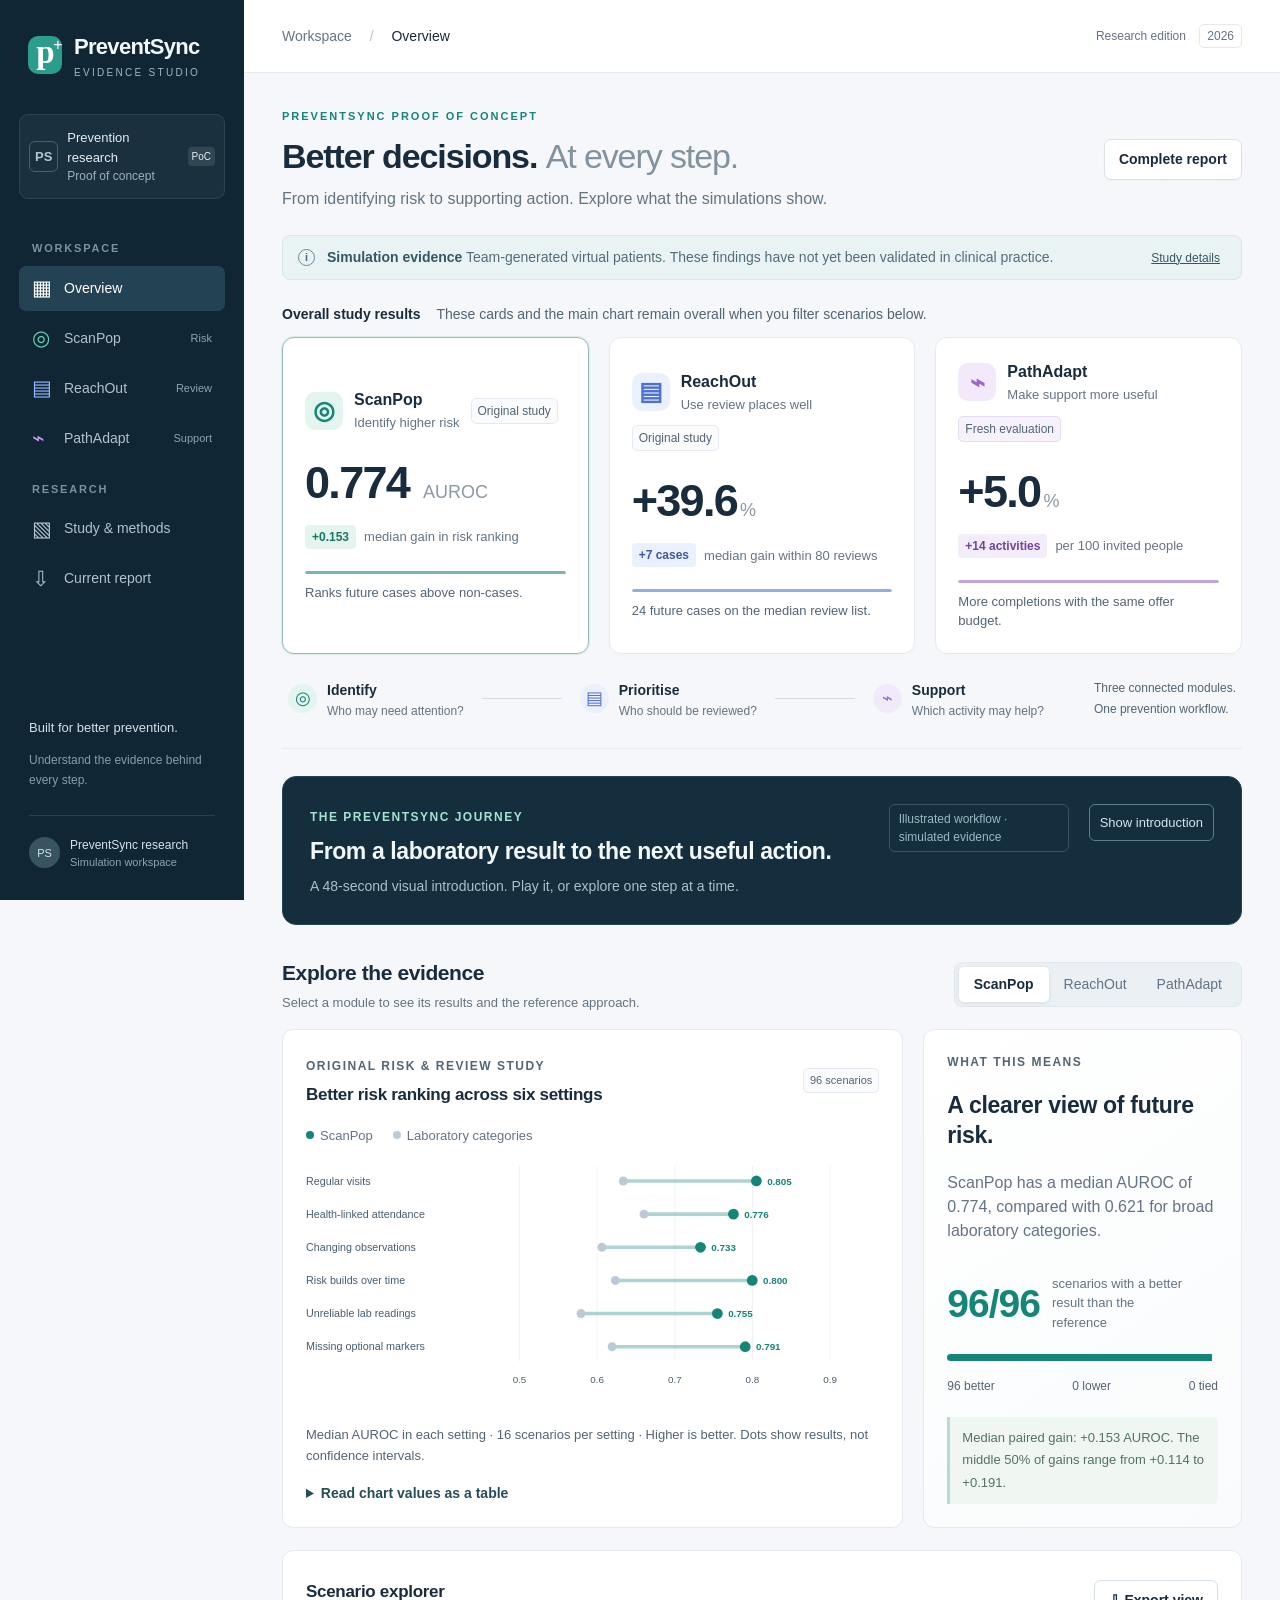
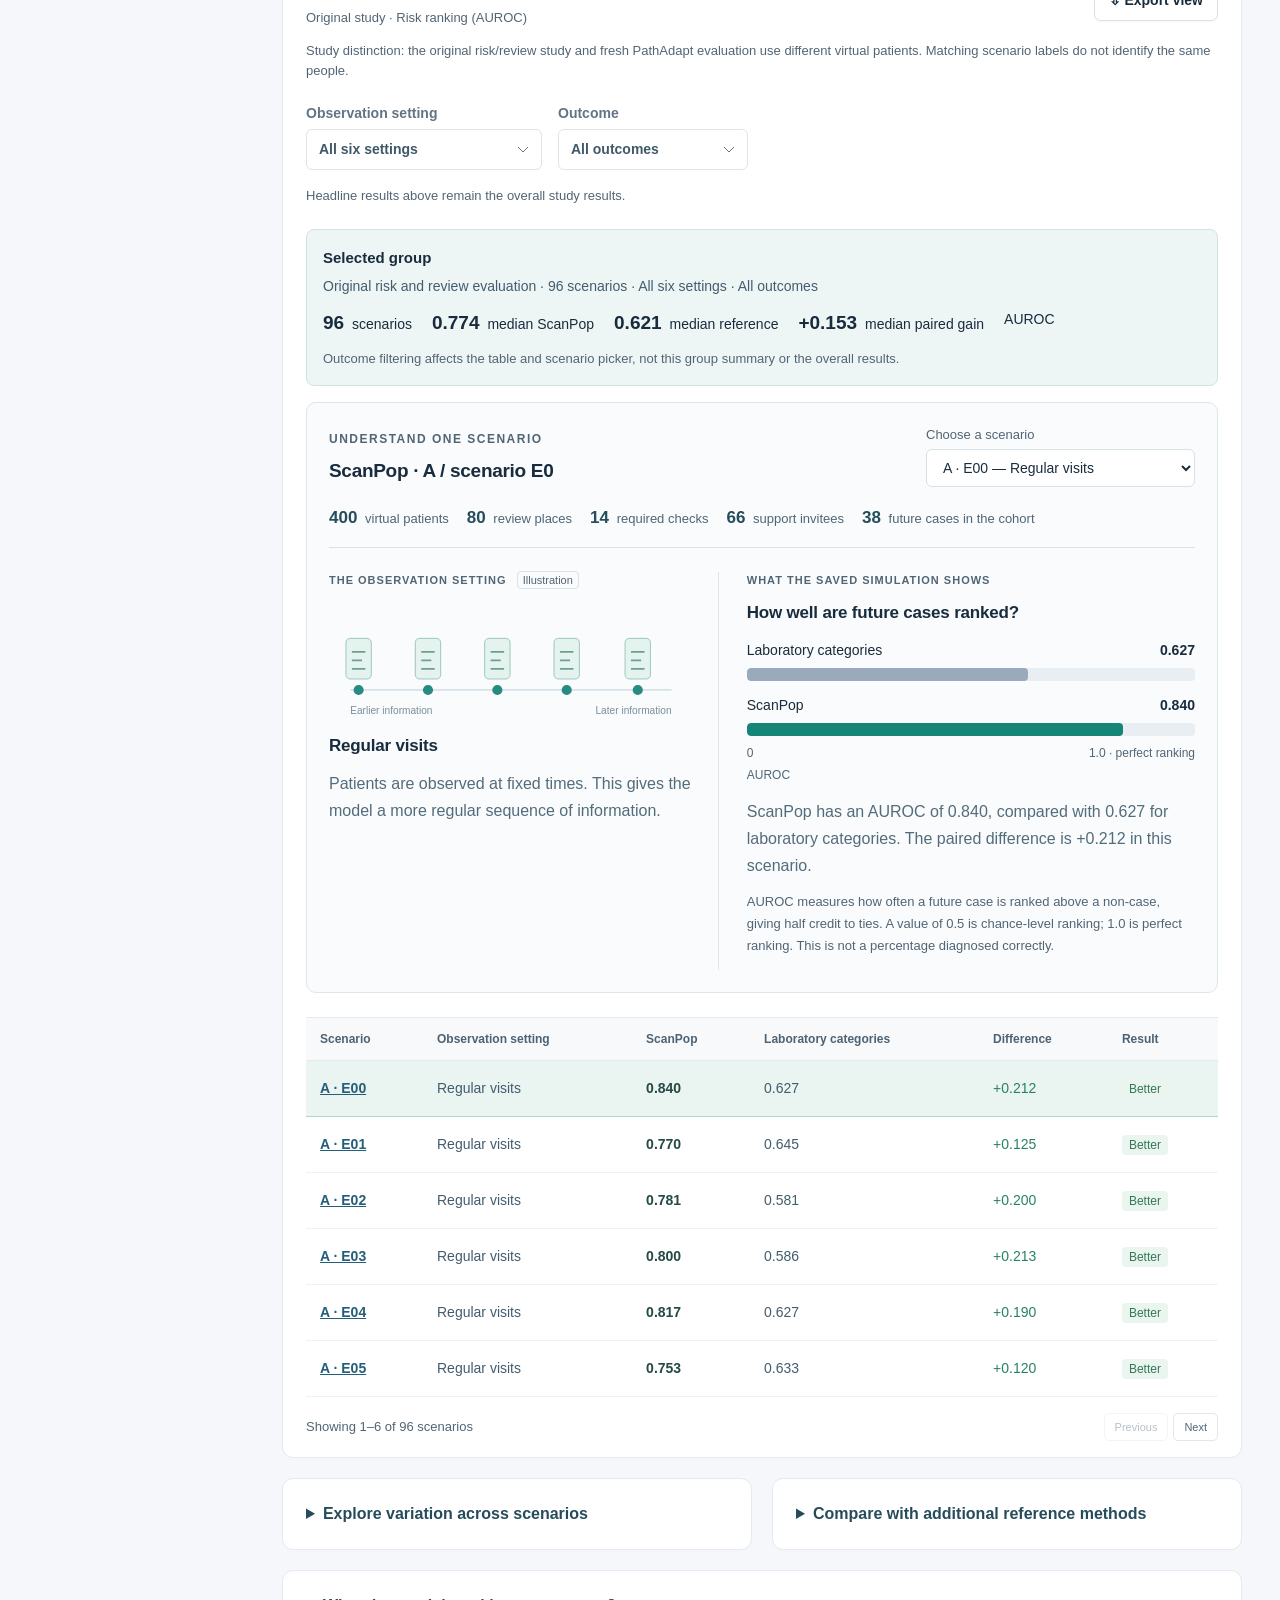
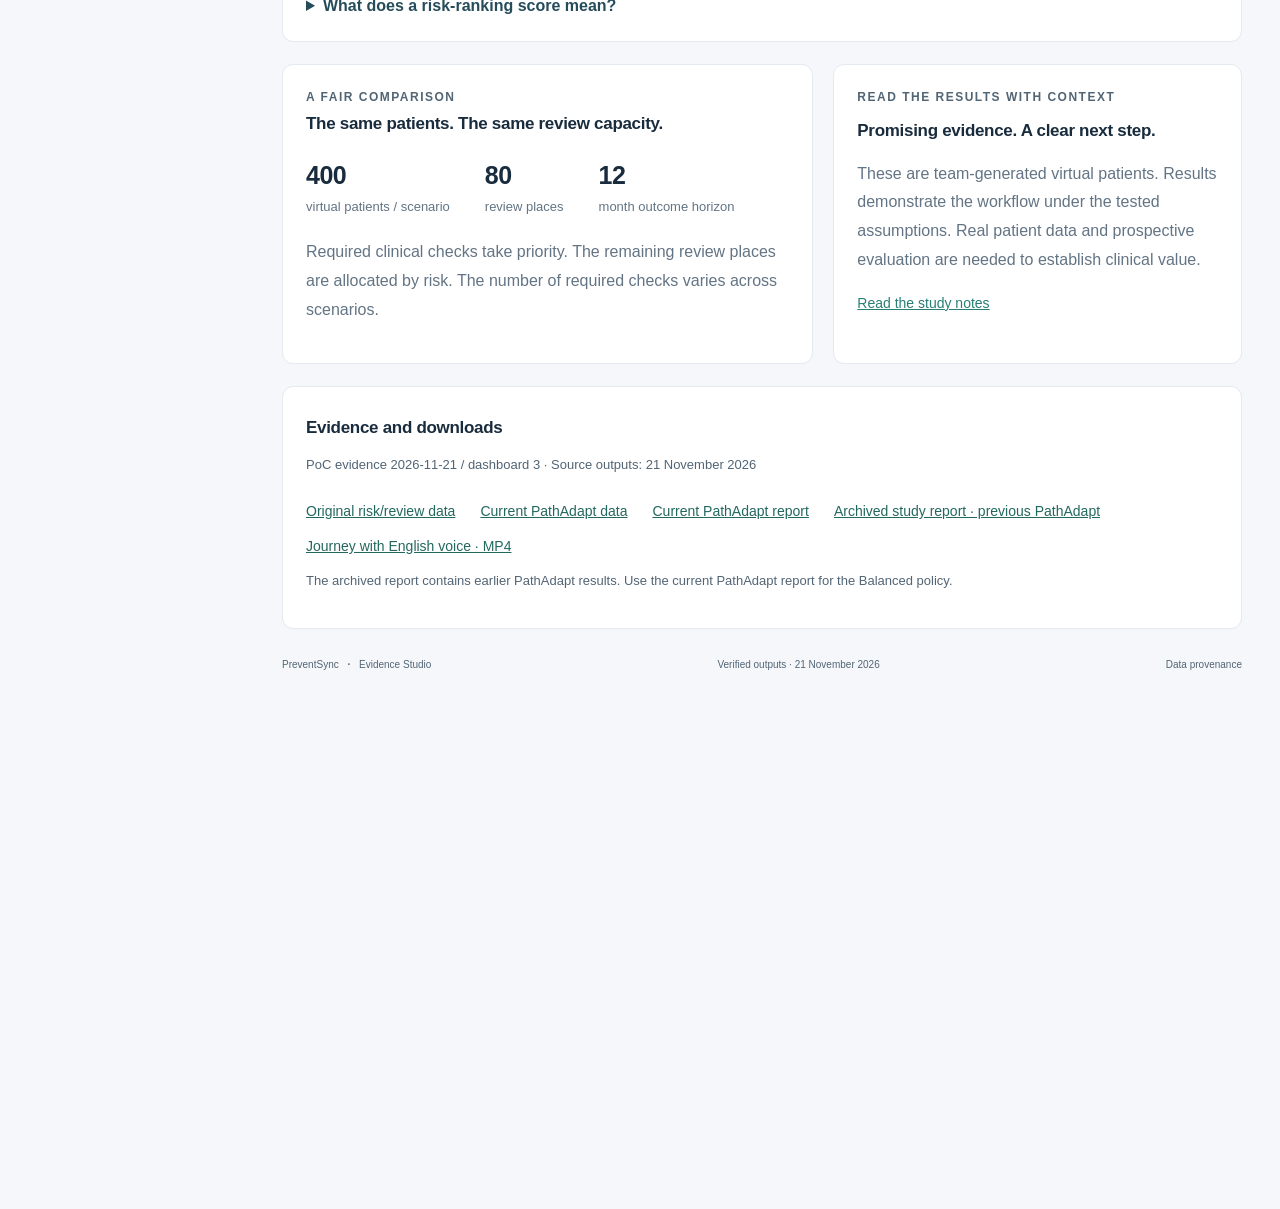
<file: index.html>
<!doctype html>
<html lang="en"><head><meta charset="utf-8"><meta name="viewport" content="width=device-width,initial-scale=1"><meta name="description" content="Explore the PreventSync proof of concept: risk ranking, review planning and personalised prevention support."><title>PreventSync · Evidence Studio</title><link rel="stylesheet" href="style.css"><link rel="stylesheet" href="visuals.css"><link rel="stylesheet" href="review.css"><script defer src="data.js"></script><script defer src="shared.js"></script><script defer src="app.js"></script><script defer src="visuals.js"></script><script defer src="evidence.js"></script></head>
<body><a class="skip" href="#main">Skip to results</a>
<aside class="sidebar"><a class="brand" href="#overview"><span class="brand-icon">p<span>+</span></span><span>PreventSync<small>EVIDENCE STUDIO</small></span></a>
<div class="workspace"><span class="workspace-icon">PS</span><div>Prevention research<small>Proof of concept</small></div><span class="tag-mini">PoC</span></div>
<p class="nav-label">WORKSPACE</p><nav aria-label="Main navigation"><button class="nav-item active" data-view="overview"><span class="nav-icon">▦</span> Overview</button><button class="nav-item" data-view="scan"><span class="nav-icon scan-text">◎</span> ScanPop <small>Risk</small></button><button class="nav-item" data-view="reach"><span class="nav-icon reach-text">▤</span> ReachOut <small>Review</small></button><button class="nav-item" data-view="path"><span class="nav-icon path-text">⌁</span> PathAdapt <small>Support</small></button></nav>
<p class="nav-label">RESEARCH</p><button class="nav-item" id="method-open"><span class="nav-icon">▧</span> Study & methods</button><a class="nav-item" href="downloads/pathadapt-comparisons.csv" download><span class="nav-icon">⇩</span> Download evidence</a>
<div class="sidebar-bottom"><div class="research-mark">Built for better prevention.</div><p>Understand the evidence behind every step.</p><div class="profile"><span>PS</span><div>PreventSync research<small>Simulation workspace</small></div></div></div></aside>
<div class="shell"><header class="topbar"><div class="breadcrumb">Workspace <span>/</span> <strong id="crumb">Overview</strong></div><span class="topnote">Research edition <span class="edition">2026</span></span></header>
<main id="main"><div class="page-heading"><div><div class="eyebrow">PREVENTSYNC PROOF OF CONCEPT</div><h1 id="page-title">Better decisions. <span>At every step.</span></h1><p id="page-subtitle">From identifying risk to supporting action. Explore what the simulations show.</p></div><button class="button" id="print">⇩ <span>Save report</span></button></div>
<div class="notice"><span class="notice-icon">i</span><div><strong>Simulation evidence</strong><span> Team-generated virtual patients. These findings have not yet been validated in clinical practice.</span></div><button id="notice-method">Study details</button></div>
<section class="kpi-grid" aria-label="Module results"><button class="kpi" data-module="scan"><div class="kpi-top"><span class="module-icon scan-bg">◎</span><span>ScanPop<small>Identify higher risk</small></span><span class="pill">Original study</span></div><div class="metric">0.774 <span>AUROC</span></div><div class="kpi-bottom"><span class="gain scan-soft">+0.153</span><span>median gain in risk ranking</span></div><div class="mini-track"><i style="width:77.4%;background:var(--scan)"></i></div><p>Ranks future cases above non-cases.</p></button>
<button class="kpi" data-module="reach"><div class="kpi-top"><span class="module-icon reach-bg">▤</span><span>ReachOut<small>Use review places well</small></span><span class="pill">Original study</span></div><div class="metric">+39.6<span>%</span></div><div class="kpi-bottom"><span class="gain reach-soft">+7 cases</span><span>median gain within 80 reviews</span></div><div class="mini-track"><i style="width:30%;background:var(--reach)"></i></div><p>24 future cases on the median review list.</p></button>
<button class="kpi" data-module="path"><div class="kpi-top"><span class="module-icon path-bg">⌁</span><span>PathAdapt<small>Make support more useful</small></span><span class="pill fresh">Fresh evaluation</span></div><div class="metric">+5.0<span>%</span></div><div class="kpi-bottom"><span class="gain path-soft">+14 activities</span><span>per 100 invited people</span></div><div class="mini-track"><i style="width:47.94%;background:var(--path)"></i></div><p>More completions with the same offer budget.</p></button></section>
<section class="flow" aria-label="Prevention workflow"><div><span class="flow-dot scan-bg">◎</span><p><strong>Identify</strong><small>Who may need attention?</small></p></div><span class="flow-line"></span><div><span class="flow-dot reach-bg">▤</span><p><strong>Prioritise</strong><small>Who should be reviewed?</small></p></div><span class="flow-line"></span><div><span class="flow-dot path-bg">⌁</span><p><strong>Support</strong><small>Which activity may help?</small></p></div><span class="flow-note">Three connected modules.<br>One prevention workflow.</span></section>
<div class="section-title"><div><h2>Explore the evidence</h2><p>Select a module to see its results and the reference approach.</p></div><div class="tabs" role="tablist" aria-label="Result module"><button role="tab" data-module="scan" aria-selected="true">ScanPop</button><button role="tab" data-module="reach" aria-selected="false">ReachOut</button><button role="tab" data-module="path" aria-selected="false">PathAdapt</button></div></div>
<section class="analysis-grid"><article class="panel chart-panel"><div class="panel-heading"><div><span class="overline" id="chart-study"></span><h3 id="chart-title"></h3></div><span class="pill" id="chart-count"></span></div><div class="legend"><span><i id="legend-dot"></i><b id="legend-name"></b></span><span><i class="reference"></i><b id="legend-ref"></b></span></div><div id="chart" class="chart"></div><p class="chart-caption" id="chart-caption"></p></article><aside class="panel insight-panel"><div class="overline">WHAT THIS MEANS</div><h3 id="insight-title"></h3><p id="insight-body"></p><div class="insight-stat"><span id="insight-number"></span><p id="insight-label"></p></div><div id="wins" class="wins"></div><div class="win-labels" id="win-labels"></div><div class="takeaway" id="takeaway"></div></aside></section>
<section class="panel scenario-panel"><div class="panel-heading"><div><h3>Scenario explorer</h3><p id="explorer-subtitle">Look beyond the headline result.</p></div><button class="button" id="export">⇩ Export view</button></div><div class="filters"><label>Observation setting<select id="setting"><option value="all">All six settings</option></select></label><label id="world-label" hidden>Response pattern<select id="world"><option value="all">All four patterns · averaged</option><option value="NoContext">Preferences have no effect</option><option value="StablePreference">Stable preferences</option><option value="PreferenceReversal">Changing preferences</option><option value="MissingDelayed">Missing or delayed responses</option></select></label><div class="filter-note" id="filter-note"></div></div><div class="table-wrap"><table><thead><tr><th>Scenario</th><th>Observation setting</th><th id="table-value">ScanPop</th><th id="table-ref">Laboratory categories</th><th>Difference</th><th>Result</th></tr></thead><tbody id="scenario-body"></tbody></table></div><div class="table-footer"><span id="page-status"></span><div><button id="prev" aria-label="Previous page">Previous</button><button id="next" aria-label="Next page">Next</button></div></div></section>
<section class="bottom-grid"><article class="panel design-panel"><div class="overline">A FAIR COMPARISON</div><h3 id="design-title"></h3><div class="design-facts" id="design-facts"></div><p id="design-note"></p></article><article class="panel limits-panel"><div class="overline">READ THE RESULTS WITH CONTEXT</div><h3>Promising evidence. A clear next step.</h3><p id="limitations"></p><button class="text-button" id="methods-bottom">Read the study notes</button></article></section>
<footer><span>PreventSync <b>·</b> Evidence Studio</span><span>Verified outputs · 21 November 2026</span><a href="downloads/provenance.json" download>Data provenance</a></footer></main></div>
<dialog id="methods"><div class="dialog-top"><span class="eyebrow">STUDY & METHODS</span><button id="close-methods" aria-label="Close study notes">×</button></div><h2>Understanding the evidence</h2><p>Two evaluations answer three practical questions. All participants and outcomes are simulated.</p><h3>ScanPop · Who is at higher risk?</h3><p>96 original scenarios, with 400 virtual patients each. The outcome is simulated diabetes onset within 12 months. AUROC measures how often a future case is ranked above a non-case, with ties given half credit. The comparison uses broad laboratory categories with ties preserved.</p><h3>ReachOut · How can review places be used?</h3><p>The same original scenarios contain 80 review places each. Required clinical checks come first. ScanPop ranks the remaining patients. The reference uses laboratory categories with a frozen tie-breaking rule to fill the list. The 39.6% figure is the median of the 96 paired percentage gains; it is not the percentage calculated from the two headline medians.</p><h3>PathAdapt · Which activity should be offered?</h3><p>The current PathAdapt is the Balanced gate selected on 96 development scenarios and evaluated on 96 fresh scenarios. It learns from how people in similar preference groups respond, and moves away from the fixed recommendation only when the evidence for a better activity is strong enough; otherwise the fixed recommendation is kept. The evaluation protocol was locked before any evaluation data were generated (SHA-256 cffef8dcc81deca2fc8eb8ec65de67c252a64d18b67c85ec3f827d9c93a827b9, 21 Nov 2026); the full protocol is available on request.</p><p>Each participant can receive up to six offers in 12 weeks. All policies share the invited participants and offer schedule. Fixed support follows an activity order informed by simulated pilot responses. Four response patterns are averaged equally within each scenario; all 96 scenarios receive equal weight. Participants allocated required clinical checks are excluded from this support evaluation.</p><h3>How to read the numbers</h3><p>ScanPop and ReachOut headline results are medians. PathAdapt headline results are means. Paired differences compare approaches within the same scenario. PathAdapt's 95% intervals use 2,000 bootstrap resamples of scenarios within the six settings, keeping response patterns paired. They describe simulation uncertainty, not clinical effectiveness. Scenario filters do not change the overall headline cards.</p><h3>Research context</h3><p><a href="https://pmc.ncbi.nlm.nih.gov/articles/PMC8439432/" target="_blank" rel="noopener">HeartSteps</a> and <a href="https://pmc.ncbi.nlm.nih.gov/articles/PMC12122013/" target="_blank" rel="noopener">Oralytics</a> are research examples of adaptive health support. PathAdapt was not tested against either project.</p><h3>What remains to be established</h3><p>Real patient data and prospective participation data are needed. Preferences are fully observed in this simulator; missing feedback is independent. Spontaneous activities, dropout and clinical benefits are not modelled. Many participants use all six offers before the week-six preference reversal, limiting that test of adaptation. The laboratory comparator is a defined simulation reference, not a claim about every clinic.</p><div class="download-links"><a href="downloads/original-results.md" download>Original results</a><a href="downloads/pathadapt-results.md" download>PathAdapt report</a></div></dialog>
</body></html>
</file>
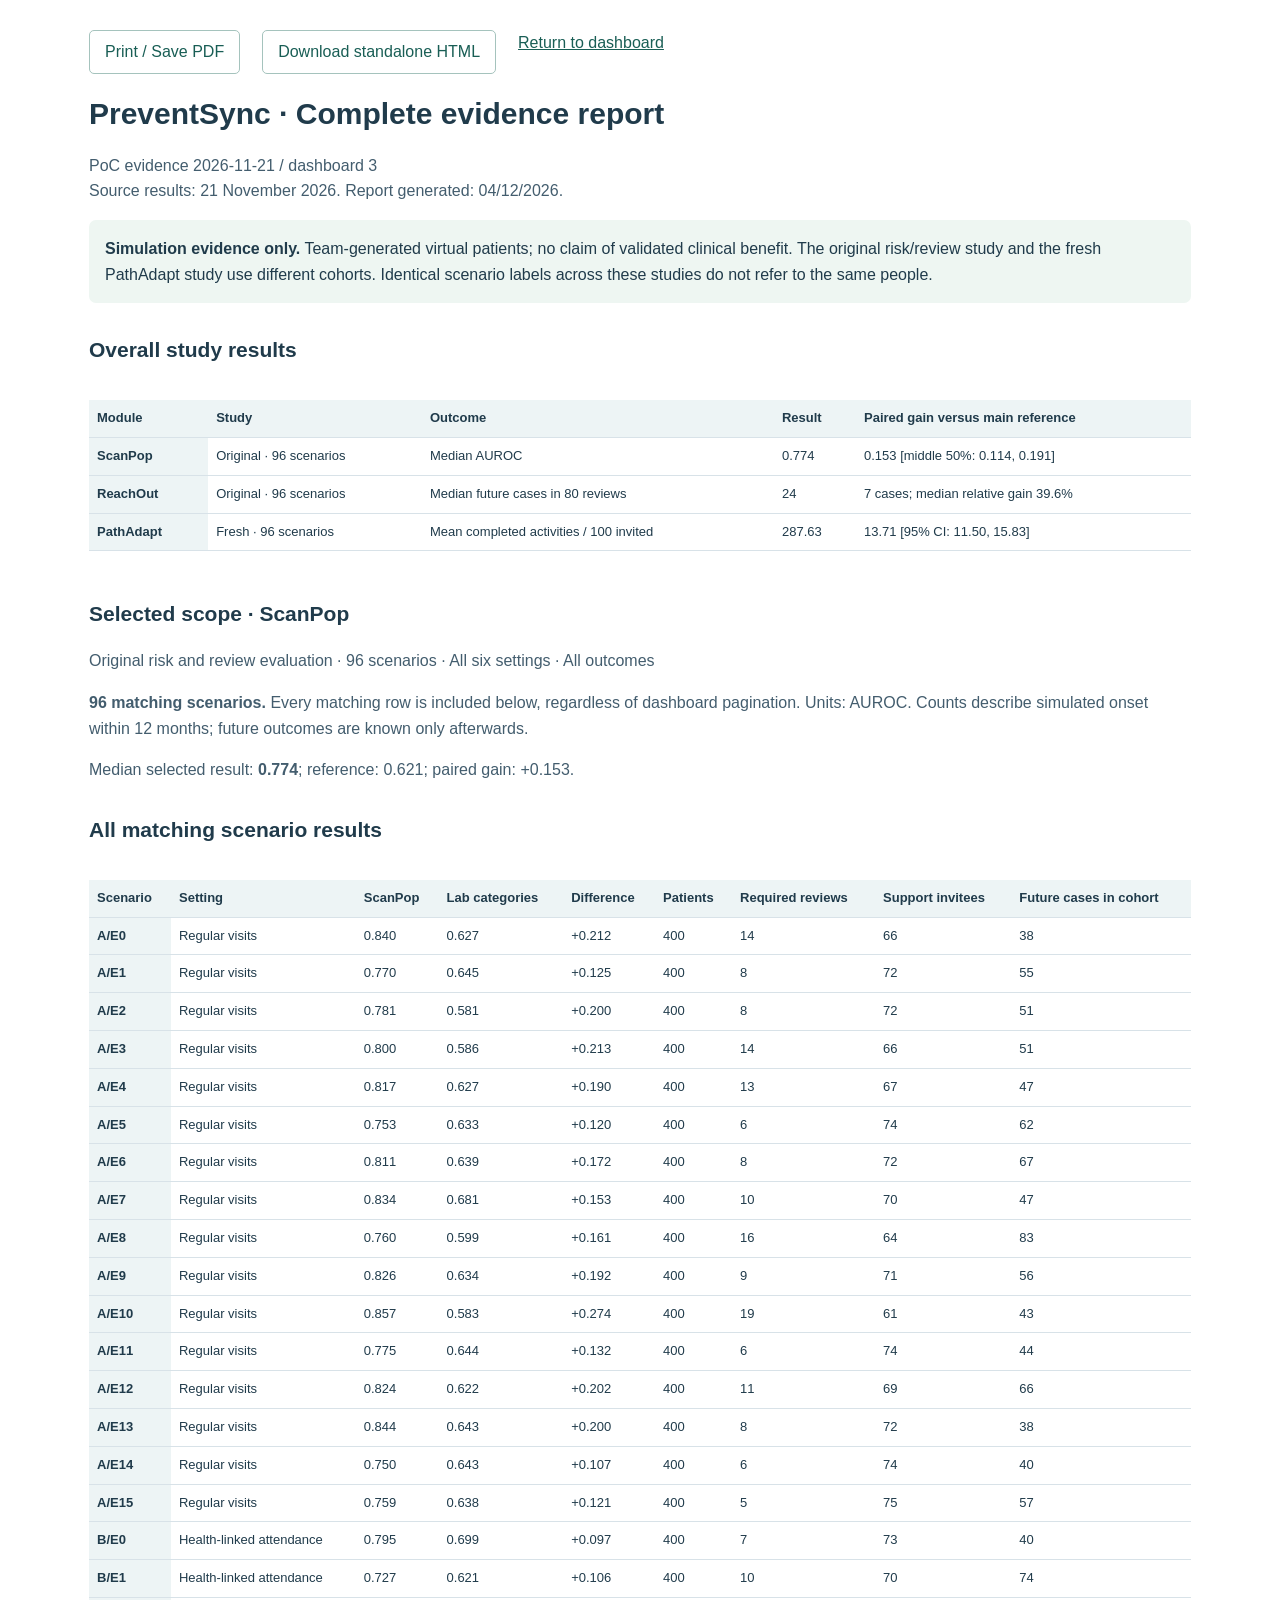
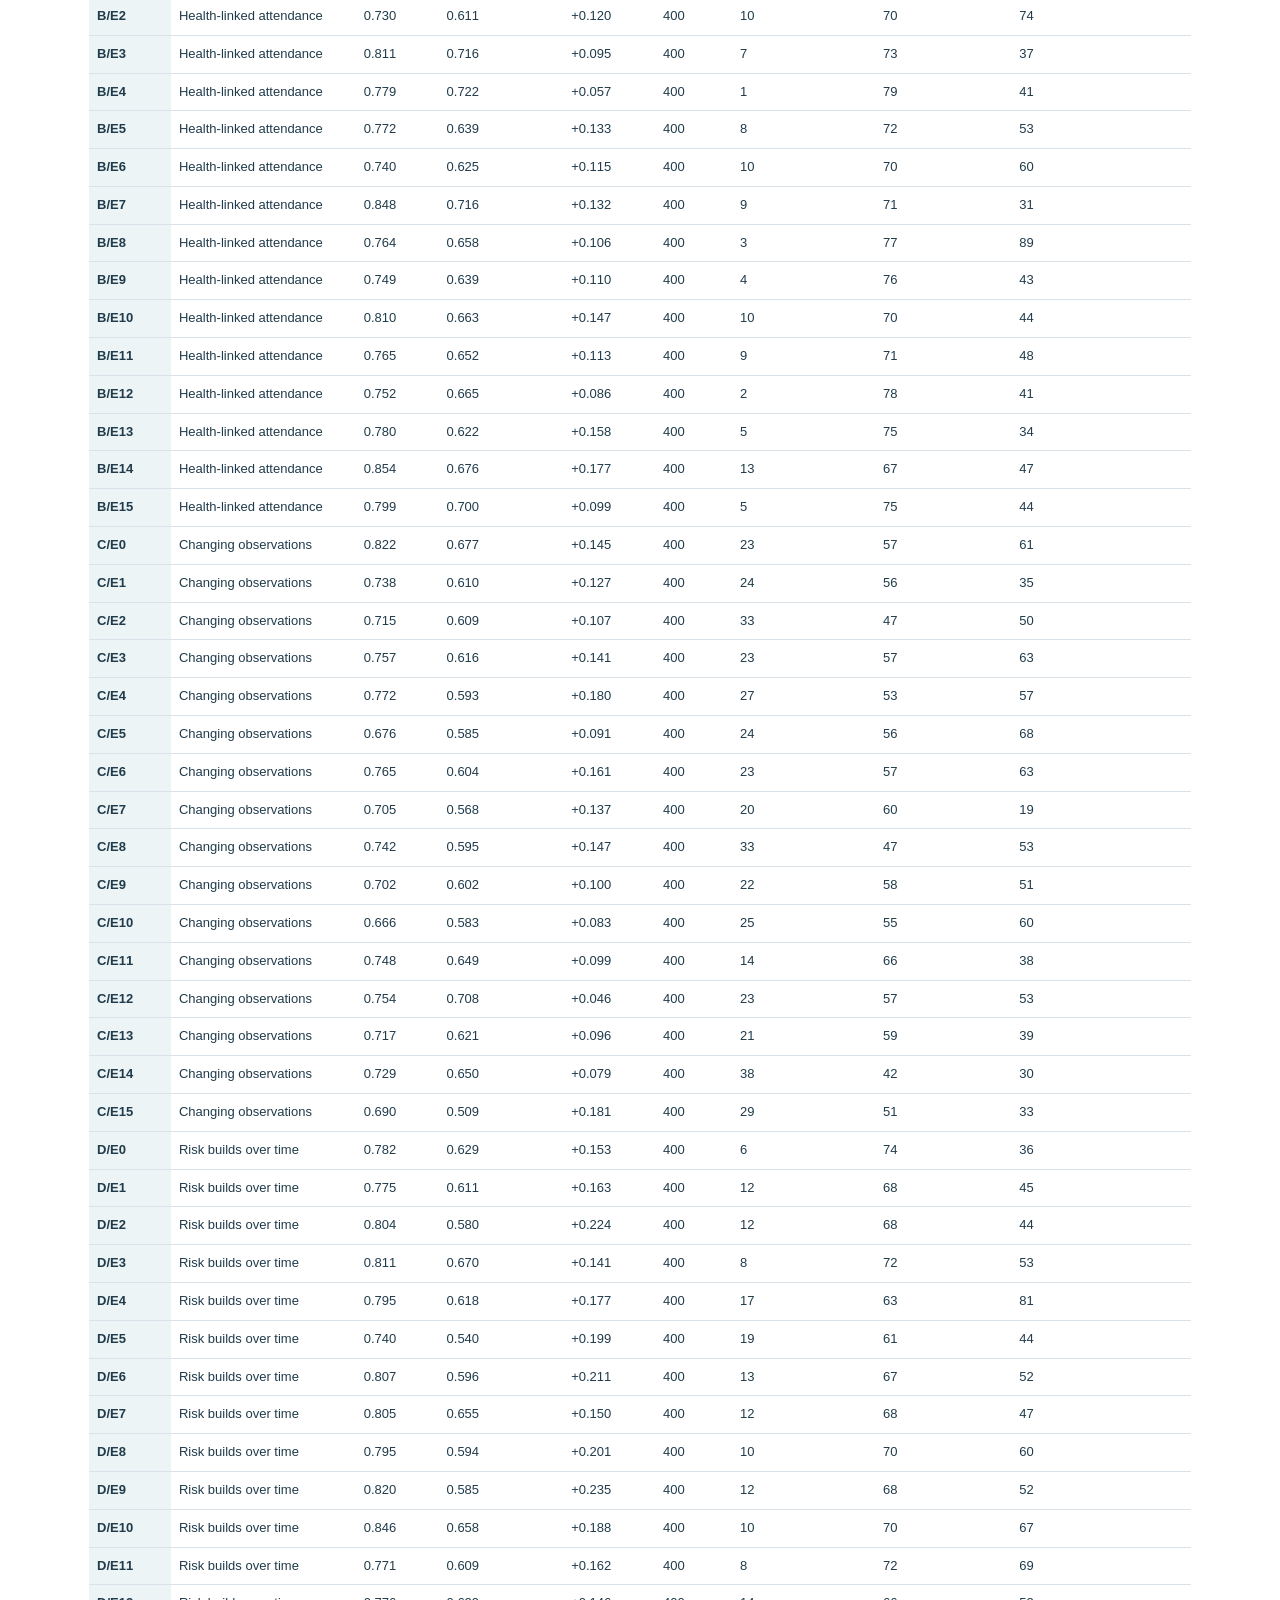
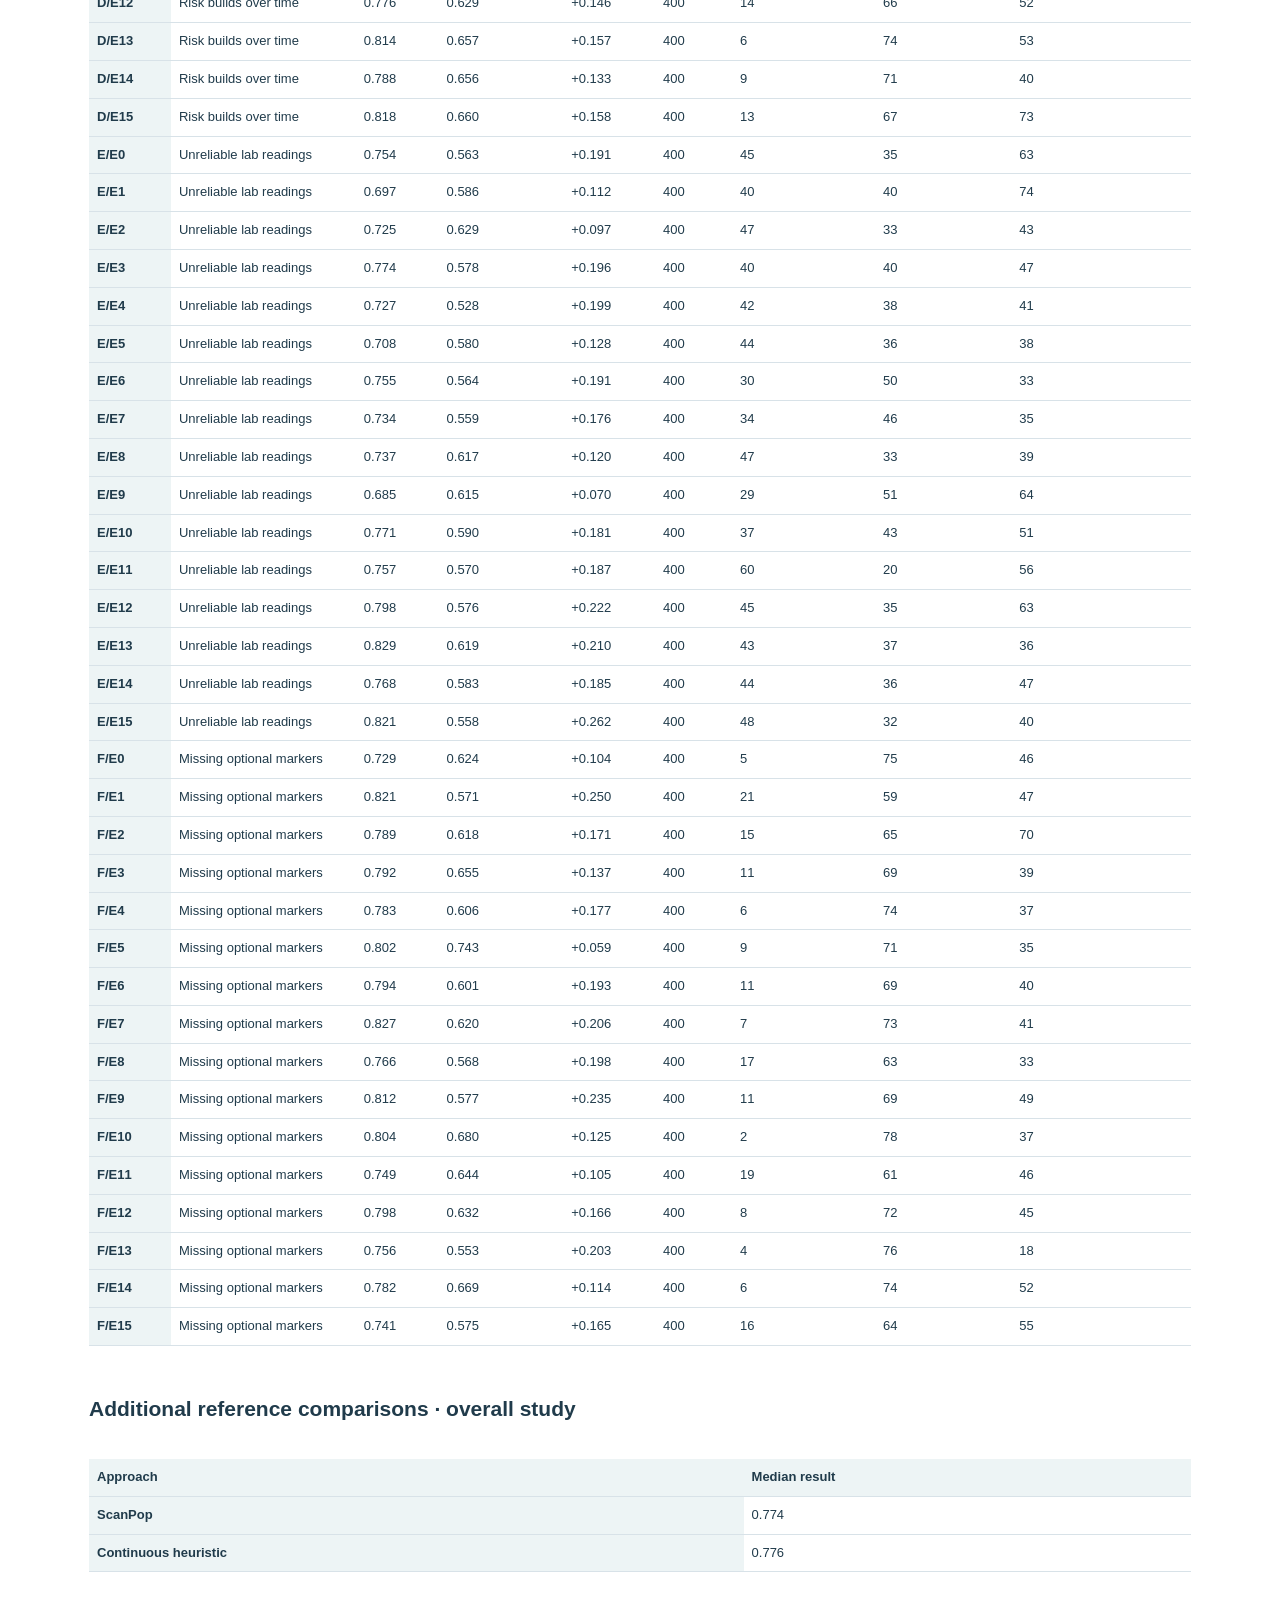
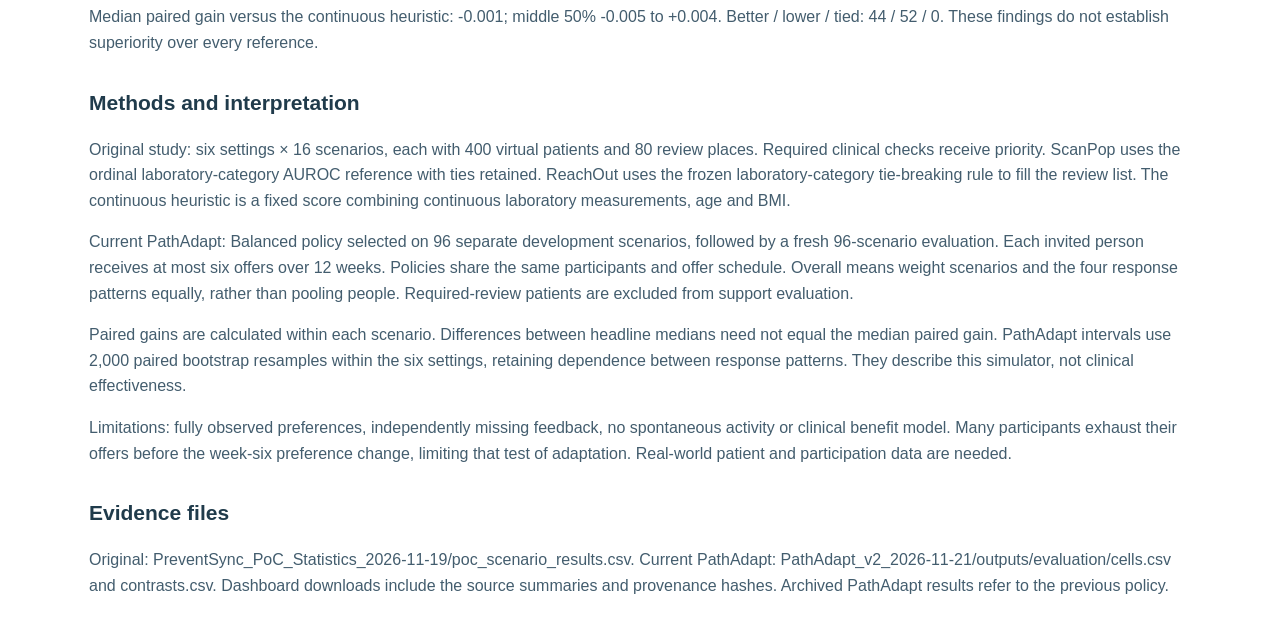
<file: report.html>
<!doctype html><html lang="en"><head><meta charset="utf-8"><meta name="viewport" content="width=device-width,initial-scale=1"><title>PreventSync · Complete evidence report</title><script defer src="data.js"></script><script defer src="shared.js"></script><script defer src="report.js"></script><style>
*{box-sizing:border-box}body{font:16px/1.6 'Segoe UI',Arial,sans-serif;color:#203b4b;max-width:1150px;margin:30px auto;padding:0 24px}h1{font-size:30px;line-height:1.3}h2{font-size:21px;margin-top:30px}p,small{color:#435d6e}small{font-size:13px}table{border-collapse:collapse;width:100%;font-size:13px;margin:16px 0}th,td{padding:8px;text-align:left;border-bottom:1px solid #d8e2e8}th{background:#edf4f5}button,a{font:inherit;color:#195e55}button{padding:8px 15px;background:white;border:1px solid #a5c3bd;border-radius:5px;margin-right:12px;cursor:pointer}.banner{background:#eef6f2;padding:16px;border-radius:7px}.table-wrap{overflow:auto}.controls{display:flex;gap:10px;flex-wrap:wrap}.gain{font-weight:600}.note{font-size:13px}.empty{padding:20px;border:1px solid #ddd}@media print{body{max-width:none;margin:0;padding:0;font-size:11pt}.controls{display:none}table{font-size:9pt}tr{break-inside:avoid}thead{display:table-header-group}h2{break-after:avoid}.table-wrap{overflow:visible}.banner{border:1px solid #ccc}a{color:inherit;text-decoration:none}@page{size:A4 landscape;margin:13mm}}
</style></head><body><div class="controls"><button id="report-print">Print / Save PDF</button><button id="report-download">Download standalone HTML</button><a href="index.html">Return to dashboard</a></div><main id="report-content"></main></body></html>
</file>
<file: style.css>
*{box-sizing:border-box} :root{--ink:#192c3d;--muted:#637484;--line:#e4eaf0;--bg:#f5f7fa;--scan:#158578;--reach:#4d70d3;--path:#9868cb}body{margin:0;background:var(--bg);color:var(--ink);font:16px/1.5 'Segoe UI',Arial,sans-serif}button,select{font:inherit}button,a,select{-webkit-tap-highlight-color:transparent}button{cursor:pointer}button:focus-visible,a:focus-visible,select:focus-visible{outline:3px solid #26a8a0;outline-offset:4px}a{color:inherit}button{color:inherit} .sidebar{position:fixed;inset:0 auto 0 0;width:244px;background:#112634;color:#aabcc8;padding:30px 19px;display:flex;flex-direction:column;z-index:5}.brand{display:flex;gap:12px;align-items:center;text-decoration:none;color:#f2f9fc;font-size:22px;font-weight:650;letter-spacing:-.7px;padding:0 9px}.brand small{display:block;font-size:10px;letter-spacing:2.3px;color:#9bb8c7;font-weight:500;margin-top:2px}.brand-icon{background:#2c9c8c;color:white;width:34px;height:38px;line-height:33px;text-align:center;border-radius:10px;font-size:33px;position:relative;font-family:Georgia}.brand-icon span{font:16px Arial;position:absolute;right:0;top:0}.workspace{margin:34px 0 26px;border:1px solid #2d4351;background:#1a303e;border-radius:9px;padding:13px 9px;display:flex;gap:9px;align-items:center;font-size:13px;color:#e5edf2}.workspace small{display:block;color:#9bb1bf;font-size:12px}.workspace-icon{border:1px solid #47616f;border-radius:6px;padding:5px;font-weight:600;color:#aec9d1}.tag-mini{font-size:10px;background:#314653;padding:2px 4px;border-radius:4px;margin-left:auto}.nav-label{font-size:11px;font-weight:650;letter-spacing:1.8px;margin:15px 13px 9px;color:#7892a2}.nav-item{border:0;background:transparent;width:100%;text-decoration:none;border-radius:7px;padding:12px 13px;display:flex;align-items:center;gap:12px;font-size:14px;color:#afc2ce;text-align:left;margin-bottom:5px}.nav-item:hover{background:#203b4b;color:white}.nav-item.active{background:#234253;color:white}.nav-item small{font-size:11px;margin-left:auto;color:#8da4b3}.nav-icon{width:20px;font-size:21px;line-height:20px}.sidebar .scan-text{color:#66d2b4}.sidebar .reach-text{color:#96b6ff}.sidebar .path-text{color:#c3a0eb}.sidebar-bottom{margin-top:auto;padding:40px 10px 0}.research-mark{font-size:13px;color:#d3e0e8}.sidebar-bottom>p{font-size:12px;color:#839dad;line-height:1.7}.profile{border-top:1px solid #2a414f;padding-top:20px;margin-top:24px;display:flex;align-items:center;gap:10px;font-size:12px;color:#d4e3eb}.profile>span{background:#385460;border-radius:50%;width:31px;height:31px;display:grid;place-items:center;font-size:11px}.profile small{display:block;color:#8ba3b2;font-size:11px}.shell{margin-left:244px}.topbar{height:73px;border-bottom:1px solid var(--line);padding:0 38px;display:flex;align-items:center;justify-content:space-between;background:#fff}.breadcrumb{font-size:13px;color:var(--muted)}.breadcrumb span{padding:0 14px;color:#b7c3cc}.breadcrumb strong{font-weight:500;color:var(--ink)}.topnote{font-size:12px;color:var(--muted)}.edition{border:1px solid var(--line);border-radius:5px;padding:4px 7px;margin-left:10px}main{max-width:1560px;margin:auto;padding:35px 38px 20px}.page-heading{display:flex;justify-content:space-between;align-items:center;gap:20px}.eyebrow{font-size:11px;letter-spacing:2px;font-weight:650;color:var(--scan)}h1{font-size:34px;line-height:1.25;letter-spacing:-1.1px;font-weight:650;margin:10px 0}h1 span{color:#82929f;font-weight:450}.page-heading p{color:var(--muted);font-size:14px;margin:0}.button{display:inline-flex;gap:9px;align-items:center;justify-content:center;background:white;border:1px solid #d8e1e8;border-radius:7px;padding:9px 14px;font-size:13px;font-weight:600;white-space:nowrap;box-shadow:0 1px 2px #16263808}.button:hover{background:#edf5f5}.notice{display:flex;align-items:center;gap:12px;background:#eaf3f4;border:1px solid #d5e7e9;border-radius:8px;padding:11px 15px;margin:24px 0;font-size:13px;color:#506e78}.notice strong{color:#315963;font-weight:600}.notice-icon{border:1.5px solid #678b94;width:17px;height:17px;flex-shrink:0;font-size:11px;border-radius:50%;text-align:center;line-height:15px;font-weight:700}.notice button{border:0;background:none;color:#315963;text-decoration:underline;font-size:12px;margin-left:auto;white-space:nowrap}.kpi-grid{display:grid;grid-template-columns:repeat(3,1fr);gap:20px}.kpi{background:#fff;border:1px solid var(--line);border-radius:12px;padding:22px;text-align:left;box-shadow:0 3px 8px #233e4f03;transition:transform .15s,border-color .15s;position:relative;overflow:hidden}.kpi:hover{transform:translateY(-3px);border-color:#a4c8c5}.kpi.selected{border-color:#96bfb9;box-shadow:0 0 0 1px #96bfb93d}.kpi-top{display:flex;align-items:center;gap:11px;font-size:16px;font-weight:650}.kpi-top small{display:block;font-size:12px;color:var(--muted);font-weight:400;margin-top:1px}.module-icon{display:grid;place-items:center;width:38px;height:38px;border-radius:10px;font-size:25px;flex-shrink:0}.scan-bg{background:#e4f4ee;color:var(--scan)}.reach-bg{background:#ebf0fd;color:var(--reach)}.path-bg{background:#f2eafa;color:var(--path)}.pill{border:1px solid #e5eaf0;color:#74818c;background:#fafbfd;border-radius:5px;padding:3px 6px;font-size:10px;font-weight:500;white-space:nowrap}.kpi-top .pill{margin-left:auto}.fresh{background:#f7f1fc;border-color:#e6dcf1;color:#8a65b0}.metric{font-size:45px;letter-spacing:-1.7px;line-height:1.2;font-weight:650;margin:23px 0 15px;font-variant-numeric:tabular-nums}.metric>span{font-size:18px;color:#8a99a4;letter-spacing:0;font-weight:450;margin-left:3px}.kpi-bottom{display:flex;gap:8px;align-items:center;font-size:11px;color:var(--muted);white-space:nowrap}.gain{font-size:11px;font-weight:650;border-radius:4px;padding:3px 7px}.scan-soft{background:#e5f5ee;color:#177865}.reach-soft{background:#eaf0fd;color:#4867b9}.path-soft{background:#f3ecfa;color:#8054b1}.mini-track{height:4px;border-radius:4px;background:#f0f3f6;margin-top:22px;overflow:hidden}.mini-track i{height:100%;display:block;border-radius:4px}.kpi>p{font-size:11px;color:#7a8a96;margin:9px 0 0}.flow{display:flex;align-items:center;gap:18px;padding:24px 6px 28px;border-bottom:1px solid var(--line);margin:0 0 27px}.flow>div{display:flex;gap:10px;align-items:center}.flow-dot{width:29px;height:29px;border-radius:50%;display:grid;place-items:center;font-size:18px}.flow p{margin:0}.flow strong{font-size:12px;font-weight:650}.flow small{display:block;font-size:11px;color:var(--muted)}.flow-line{height:1px;background:#d3dce3;flex:1;max-width:80px}.flow-note{margin-left:auto;font-size:11px;color:#8b99a4;line-height:1.7}.section-title{display:flex;justify-content:space-between;align-items:center;gap:20px;margin:0 0 17px}h2{font-size:21px;letter-spacing:-.4px;margin:0;font-weight:650}.section-title p{font-size:13px;color:var(--muted);margin:4px 0 0}.tabs{display:flex;padding:4px;background:#eaf0f4;border:1px solid #e1e7ed;border-radius:8px}.tabs button{font-size:12px;border:0;background:none;padding:7px 15px;border-radius:5px;color:var(--muted)}.tabs button[aria-selected=true]{background:white;box-shadow:0 1px 4px #19354315;color:var(--ink);font-weight:650}.analysis-grid{display:grid;grid-template-columns:minmax(0,1.95fr) minmax(270px,1fr);gap:20px}.panel{background:white;border:1px solid var(--line);border-radius:11px;padding:23px;box-shadow:0 2px 6px #233e4f02}.panel-heading{display:flex;align-items:center;justify-content:space-between;gap:12px}.overline{font-size:10px;letter-spacing:1.5px;font-weight:650;color:#8596a2}.panel h3{font-size:17px;letter-spacing:-.3px;font-weight:650;margin:5px 0 0}.panel-heading .pill{font-size:11px}.legend{display:flex;gap:20px;margin:18px 0 10px;font-size:11px;color:var(--muted)}.legend>span{display:flex;gap:6px;align-items:center}.legend b{font-weight:450}.legend i{width:8px;height:8px;border-radius:50%;display:block}.reference{background:#becbd5}.chart{min-height:258px}.chart svg{width:100%;height:auto;display:block;overflow:visible}.chart svg text{font-family:'Segoe UI',Arial,sans-serif;fill:#687c8a}.chart-caption{font-size:11px;color:#87949e;margin:6px 0 0;line-height:1.6}.insight-panel{background:linear-gradient(145deg,#fff,#f9fbfc);display:flex;flex-direction:column}.insight-panel h3{font-size:23px;line-height:1.3;margin:12px 0}.insight-panel>p{font-size:13px;color:var(--muted);margin:0}.insight-stat{display:flex;gap:12px;align-items:center;margin:23px 0 14px}.insight-stat>span{font-size:39px;line-height:1;font-weight:650;letter-spacing:-1px}.insight-stat p{font-size:11px;color:var(--muted);max-width:135px;margin:0}.wins{display:flex;gap:3px;height:7px;border-radius:5px;overflow:hidden}.wins i{display:block}.win-labels{font-size:10px;color:#8796a1;display:flex;justify-content:space-between;margin-top:8px}.takeaway{font-size:12px;color:#547261;border-left:3px solid #b9dace;padding:10px 12px;background:#f0f7f3;border-radius:0 5px 5px 0;margin-top:auto;line-height:1.7}.scenario-panel{margin-top:22px;padding-bottom:0}.panel-heading p{font-size:12px;color:var(--muted);margin:4px 0 0}.filters{display:flex;align-items:end;gap:16px;margin:21px 0 16px}.filters label{font-size:11px;color:var(--muted);font-weight:600}.filters select{display:block;margin-top:5px;font-size:12px;color:#405969;min-width:230px;max-width:100%;padding:9px 32px 9px 12px;border:1px solid #dde5eb;border-radius:6px;background-color:white;appearance:none;background-image:url("data:image/svg+xml,%3Csvg width='12' height='8' xmlns='http://www.w3.org/2000/svg'%3E%3Cpath d='m1 1 5 5 5-5' stroke='%23637484' fill='none'/%3E%3C/svg%3E");background-repeat:no-repeat;background-position:right 12px center}.filter-note{margin-left:auto;font-size:11px;color:#7d8e99;max-width:260px;padding-bottom:7px}.table-wrap{overflow:auto}table{width:100%;border-collapse:collapse;text-align:left;white-space:nowrap}th{background:#f7f9fb;color:#7c8c98;font-size:10px;font-weight:600;padding:12px 14px;border-top:1px solid var(--line);border-bottom:1px solid var(--line)}td{font-size:12px;padding:13px 14px;border-bottom:1px solid #edf1f5;color:#4f6575;font-variant-numeric:tabular-nums}td:first-child{font-weight:600;color:#344e60}td:nth-child(3){font-weight:650;color:#254a45}.result-badge{font-size:10px;border-radius:4px;padding:3px 7px;background:#eaf5ef;color:#347657}.result-badge.loss{background:#faf0e9;color:#a1714f}.result-badge.tie{background:#edf1f5;color:#778a97}.positive{color:#278165}.negative{color:#ad7551}.table-footer{display:flex;align-items:center;justify-content:space-between;padding:16px 0;color:#8595a0;font-size:11px}.table-footer button{font-size:11px;background:white;border:1px solid #e0e7ed;border-radius:5px;padding:5px 10px;margin-left:5px}.table-footer button:disabled{opacity:.4;cursor:default}.bottom-grid{display:grid;grid-template-columns:1.3fr 1fr;gap:20px;margin-top:22px}.design-facts{display:flex;gap:35px;margin:20px 0}.design-facts strong{display:block;font-size:25px;font-weight:600;letter-spacing:-.5px}.design-facts small{font-size:11px;color:var(--muted)}.design-panel>p,.limits-panel>p{font-size:12px;color:var(--muted);line-height:1.8}.text-button{padding:0;border:0;background:none;font-size:12px;color:#287f77;text-decoration:underline}.limits-panel h3{margin-top:12px}footer{display:flex;gap:20px;justify-content:space-between;font-size:10px;color:#8a9aa5;padding:28px 0 3px}footer b{padding:0 6px}footer a{text-decoration:none}.skip{position:absolute;top:-100px;z-index:50;background:white;padding:15px}.skip:focus{top:10px}dialog{border:1px solid var(--line);border-radius:15px;max-width:760px;width:calc(100% - 32px);max-height:85vh;padding:30px 36px;color:var(--ink);box-shadow:0 20px 80px #132b3e33}dialog::backdrop{background:#11263499;backdrop-filter:blur(3px)}.dialog-top{display:flex;align-items:center;justify-content:space-between;margin-bottom:15px}.dialog-top button{font-size:28px;border:0;background:none;line-height:1}dialog p{font-size:15px;line-height:1.8;color:var(--muted)}dialog h3{font-size:17px;margin-top:25px}dialog a{color:#158578}.download-links{display:flex;gap:20px;font-size:14px;margin-top:25px}[hidden]{display:none!important}@media(min-width:1600px){body{font-size:17px}.kpi-top .pill{font-size:12px}.kpi-bottom,.kpi>p,.legend,.chart-caption,.filters label,.filter-note,td{font-size:13px}.overline,.win-labels,th,.table-footer{font-size:12px}}@media(max-width:1250px){.sidebar{width:210px;padding:25px 13px}.shell{margin-left:210px}main{padding:28px 25px}.topbar{padding:0 25px}.kpi{padding:18px}.kpi-top{gap:8px}.kpi-top .pill{display:none}.kpi-bottom{white-space:normal}.flow-note{display:none}h1{font-size:29px}.analysis-grid{grid-template-columns:minmax(0,1.8fr) minmax(240px,1fr)}.filter-note{display:none}}@media(max-width:950px){.sidebar{width:76px;padding:25px 12px}.brand{padding:0;justify-content:center}.brand>span:last-child,.workspace,.nav-label,.sidebar-bottom,.nav-item small{display:none}.nav-item{font-size:0;padding:14px;justify-content:center}.nav-item .nav-icon{font-size:23px}.sidebar nav{margin-top:34px}.shell{margin-left:76px}.analysis-grid{grid-template-columns:1fr}.insight-panel{display:grid;grid-template-columns:1fr 1fr;gap:12px}.insight-panel h3,.insight-panel>p{margin:0}.insight-stat{margin:0}.insight-panel .overline{grid-column:1/-1}.takeaway{grid-column:1/-1}.wins,.win-labels{grid-column:1/-1}.kpi-grid{gap:12px}.kpi-top{font-size:14px}.module-icon{width:30px;height:30px}.metric{font-size:36px}.kpi-top small{font-size:10px}.kpi-bottom{font-size:10px}.bottom-grid{grid-template-columns:1fr 1fr}}@media(max-width:650px){.sidebar{position:relative;width:100%;height:auto;padding:14px 18px;display:flex;flex-direction:row;align-items:center;gap:16px}.brand{gap:8px;font-size:17px}.brand>span:last-child{display:block}.brand small{font-size:8px}.brand-icon{width:27px;height:30px;font-size:26px;line-height:26px}.sidebar nav{display:flex;margin:0 0 0 auto}.nav-item{padding:8px;margin:0}.sidebar>button,.sidebar>a.nav-item,.sidebar nav button small{display:none}.nav-icon{width:18px}.shell{margin:0}.topbar{height:49px;padding:0 18px}.topnote{font-size:10px}main{padding:24px 16px}.page-heading{align-items:flex-start}.page-heading>.button span{display:none}h1{font-size:28px}h1 span{display:block}.page-heading p{font-size:13px}.eyebrow{font-size:9px}.notice{align-items:flex-start;padding:12px;font-size:12px}.notice button{display:none}.kpi-grid{grid-template-columns:1fr;gap:12px}.kpi{display:grid;grid-template-columns:1fr 100px;padding:18px;column-gap:10px}.kpi-top{font-size:16px}.kpi-top small{font-size:12px}.metric{margin:0;text-align:right;font-size:32px;align-self:center}.metric span{font-size:13px}.kpi-bottom{margin-top:13px;font-size:11px;grid-column:1/-1}.mini-track{grid-column:1/-1;margin-top:14px}.kpi>p{grid-column:1/-1}.flow{gap:9px;padding:20px 0}.flow>div{gap:5px}.flow small{font-size:9px}.flow strong{font-size:11px}.flow-dot{display:none}.flow-line{max-width:20px}.section-title{display:block}.tabs{margin-top:15px;width:max-content}.panel{padding:18px}.panel h3{font-size:16px}.panel-heading .pill{font-size:9px}.insight-panel h3{font-size:20px}.insight-panel>p{font-size:12px}.filters{flex-wrap:wrap}.filters label,.filters select{width:100%}.bottom-grid{grid-template-columns:1fr}.chart{min-height:0}.table-footer{font-size:10px}footer{flex-wrap:wrap;gap:8px;font-size:10px}.design-facts{justify-content:space-between}.download-links{flex-direction:column;gap:10px}dialog{padding:24px}}@media print{.sidebar,.topbar,.button,.tabs,.filters,.table-footer,footer,dialog{display:none!important}.shell{margin:0}main{max-width:none;padding:0}.panel,.kpi{break-inside:avoid}.analysis-grid{grid-template-columns:1.6fr 1fr}.scenario-panel{break-before:page}.kpi-grid{grid-template-columns:repeat(3,1fr)}body{background:white;-webkit-print-color-adjust:exact;print-color-adjust:exact}}
/* Readable controls and body copy at normal browser zoom. */
.page-heading p,.insight-panel>p,.design-panel>p,.limits-panel>p{font-size:16px}
.nav-item,.breadcrumb,.button,.notice,.tabs button,.filters label,.filters select,td,.text-button{font-size:14px}
.kpi-top small,.kpi-bottom,.kpi>p,.legend,.chart-caption,.panel-heading p,.filter-note,.table-footer,.design-facts small,.takeaway,.insight-stat p{font-size:13px}
.overline,.pill,.kpi-top .pill,.gain,.win-labels,th,.result-badge{font-size:12px}
.kpi-top{flex-wrap:wrap}.kpi-top .pill{margin-left:0}.kpi-bottom{white-space:normal;flex-wrap:wrap}
.mini-track i{width:100%!important;opacity:.55}.mini-track{height:3px}
.flow strong{font-size:14px}.flow small{font-size:12px}.flow-note{font-size:12px}
.insight-panel{gap:8px}.chart-caption{margin-top:12px}
@media(max-width:950px){.sidebar .nav-item{font-size:0}.sidebar .nav-icon{font-size:23px}}
@media(max-width:650px){.kpi-top{display:flex}.metric{font-size:32px}.kpi-top .pill{display:none}.flow small{font-size:11px}.flow strong{font-size:13px}.insight-panel>p{font-size:14px}.chart{overflow:auto}.chart svg{min-width:550px}.notice{font-size:13px}.flow-note{display:none}.table-footer{font-size:12px}.page-heading p{font-size:14px}}
.panel,.chart,.analysis-grid,.bottom-grid,.kpi{min-width:0}
@media(max-width:650px){.analysis-grid,.bottom-grid{grid-template-columns:minmax(0,1fr)}.flow{flex-wrap:wrap}.flow-line{min-width:8px}.sidebar .brand{flex-shrink:0}.sidebar{gap:6px}.sidebar .nav-item{padding:6px}}
</file>
<file: visuals.css>
.journey{margin:0 0 32px;background:#142e3d;border:1px solid #254656;border-radius:14px;padding:27px;color:#f2f8fa;overflow:hidden}.journey-heading{display:flex;justify-content:space-between;gap:20px;align-items:flex-start}.journey .overline{color:#8bd2c1;font-size:12px}.journey h2{font-size:23px;max-width:660px;margin-top:6px}.journey-heading p{font-size:14px;color:#adbfca;margin:8px 0 0}.journey-badge{font-size:12px;color:#9cb7c4;border:1px solid #385262;border-radius:6px;padding:5px 9px;max-width:180px}.journey-stage{display:grid;grid-template-columns:1fr 1.25fr;gap:36px;margin:25px 0;align-items:center;min-height:240px}.journey-art{background:#1b3949;border:1px solid #31515f;border-radius:12px;padding:25px;display:flex;align-items:center;gap:23px;min-height:220px;overflow:hidden}.journey-symbol{width:66px;flex-shrink:0;color:#83d3bf}.journey-symbol svg{width:100%;display:block}.journey-copy>span{font-size:13px;color:#83d3bf;font-weight:600}.journey-copy h3{font-size:26px;line-height:1.3;margin:9px 0 12px;letter-spacing:-.4px}.journey-copy>p{font-size:16px;line-height:1.75;color:#d1dfe7;margin:0}.journey-copy>div{font-size:13px;color:#97b3c2;margin-top:14px;line-height:1.6}.journey-steps{display:grid;grid-template-columns:repeat(6,1fr);gap:8px;border-top:1px solid #38505f;padding-top:20px}.journey-steps button{display:flex;align-items:center;justify-content:center;gap:8px;border:1px solid transparent;border-radius:8px;padding:10px 5px;background:transparent;color:#9bb5c4;font-size:14px}.journey-steps svg{width:23px;flex-shrink:0}.journey-steps .current{background:#275144;color:#c2f2df;border-color:#438b71}.journey-steps button:hover{background:#29495a}.journey-controls{display:flex;gap:10px;align-items:center;margin-top:22px;flex-wrap:wrap}.journey-controls button{border:1px solid #49616e;background:transparent;color:#dce8ee;border-radius:6px;padding:8px 12px;font-size:14px}.journey-controls .journey-primary{background:#b2ead7;color:#143f35;border-color:#b2ead7;font-weight:650;min-width:144px}.journey-controls>span{font-size:13px;color:#a8bdc9;font-variant-numeric:tabular-nums}.journey-seek{display:flex;align-items:center;gap:10px;flex:1;min-width:150px;font-size:0}.journey-seek input{width:100%;accent-color:#8ad5bc;cursor:pointer}.sample-lines,.rank-demo,.review-demo,.offer-demo,.feedback-demo{flex:1;min-width:0}.sample-lines span{display:block;font-size:13px;color:#cfdee6;margin:12px 0}.sample-lines i{height:4px;width:80%;display:block;margin-top:7px;background:#6fbcaa;border-radius:4px}.sample-lines span:nth-child(2) i{width:60%}.sample-lines span:nth-child(3) i{width:72%}.rank-demo span{font-size:12px;display:block;margin:14px 0;padding:6px 0;position:relative;isolation:isolate}.rank-demo span:before{content:'';position:absolute;inset:0 auto 0 -5px;width:var(--w);background:#368b77;opacity:.55;z-index:-1;border-radius:4px}.review-demo span{display:block;background:#284c5e;border-left:3px solid #8fc9b7;border-radius:4px;padding:10px;font-size:12px;margin:10px 0}.review-demo strong{display:block;font-size:14px;margin-top:3px;color:#c0e9dc}.offer-demo{background:#284a5b;padding:17px;border-radius:8px}.offer-demo>span{font-size:12px;color:#a3c0ce}.offer-demo strong{display:block;margin:5px 0;font-size:16px}.offer-demo>div,.offer-demo small{font-size:12px;color:#b3cdd7}.offer-slots{display:flex;gap:6px;margin:12px 0 4px}.offer-slots i{width:18px;height:18px;border:1px solid #8db8ac;border-radius:5px;background:#438574}.feedback-demo span{display:block;margin:9px 0;padding:8px 10px;border:1px solid #447163;border-radius:5px;font-size:13px}.journey-result{display:flex;gap:18px;flex-wrap:wrap}.journey-result>div{flex:1}.journey-result span{display:block;font-size:12px;color:#abc1ce}.journey-result strong{display:block;font-size:36px;color:#c1eedb}.journey-result small{font-size:12px;color:#9cb7c4;width:100%}.playing .journey-symbol{animation:breathe 2.5s ease-in-out infinite}.playing .offer-slots i{animation:breathe 2s ease-in-out infinite}.playing .offer-slots i:nth-child(2n){animation-delay:.5s}@keyframes breathe{50%{opacity:.6;transform:translateY(-3px)}}#journey-transcript-body{margin-top:20px;border-top:1px solid #3a5360;padding-top:10px}#journey-transcript-body h3{font-size:16px;color:#bce8d8}#journey-transcript-body p{font-size:16px;color:#d1dfe7;line-height:1.7}#journey-transcript-body .transcript-note{font-size:13px;color:#9fb6c4}
.scenario-visual{border:1px solid #dce7ec;background:#f9fbfc;border-radius:10px;margin:15px 0 24px;padding:22px}.visual-heading{display:flex;align-items:center;justify-content:space-between;gap:16px}.visual-heading .overline{font-size:12px}.visual-heading h3{margin-top:7px;font-size:19px}.visual-heading label{font-size:13px;color:var(--muted);min-width:240px}.visual-heading select{display:block;max-width:100%;width:100%;font-size:14px;padding:9px 12px;border:1px solid #d7e1e8;border-radius:6px;background:white;color:var(--ink);margin-top:5px}.visual-grid{display:grid;grid-template-columns:1fr 1.15fr;gap:28px;margin-top:24px}.setting-story{border-right:1px solid #dce7ec;padding-right:25px}.story-label{font-size:11px;font-weight:600;letter-spacing:1px;color:#738895}.story-label>span{letter-spacing:0;font-weight:400;border:1px solid #d6e3e7;padding:2px 5px;border-radius:4px;margin-left:6px}.setting-story svg{width:100%;display:block;margin:14px 0 5px}.visual-grid h4{font-size:17px;letter-spacing:-.2px;margin:12px 0}.visual-grid p{font-size:16px;line-height:1.7;color:#536c7b;margin:12px 0 0}.visual-grid .visual-note{font-size:13px;color:#768b97;line-height:1.7}.visual-bar-label{display:flex;justify-content:space-between;gap:10px;font-size:14px;margin:14px 0 7px}.visual-bar-label strong{font-variant-numeric:tabular-nums}.visual-bar-track{height:13px;background:#e8eef2;border-radius:4px;overflow:hidden}.visual-bar-track>div{height:100%;border-radius:4px;transition:width .35s}.visual-bar-axis{display:flex;justify-content:space-between;font-size:12px;color:#7b8d99;margin-top:8px}.visual-unit{font-size:12px;color:#7b8d99}.seat-group{margin:14px 0}.seat-group>div:first-child{display:flex;justify-content:space-between;gap:10px;font-size:13px;margin-bottom:7px}.seat-group strong{font-weight:600}.seat-group span{font-size:12px;color:#728794}.seat-grid{display:grid;grid-template-columns:repeat(20,1fr);gap:4px}.seat-grid i{height:10px;border-radius:2px;background:#e0e8ed}.seat-grid i.case-seat{background:var(--seat-color)}
@media(max-width:1200px){.journey-stage{gap:20px;grid-template-columns:1fr 1.2fr}.journey-art{padding:15px;gap:12px}.journey-symbol{width:48px}.journey-steps button{font-size:12px}.journey-steps svg{width:18px}.visual-grid{gap:20px}.visual-heading label{min-width:200px}}@media(max-width:850px){.journey-stage{grid-template-columns:1fr}.journey-art{min-height:185px}.journey-symbol{width:65px}.journey-heading{display:block}.journey-badge{display:none}.journey-steps{grid-template-columns:repeat(3,1fr)}.journey-steps button{font-size:14px}.visual-grid{grid-template-columns:1fr}.setting-story{padding-right:0;border-right:0;border-bottom:1px solid #dce7ec;padding-bottom:20px}.setting-story svg{max-width:480px;margin-inline:auto}.visual-heading{align-items:flex-start;flex-direction:column}.visual-heading label{width:100%}.scenario-visual{padding:17px}.journey-copy h3{font-size:23px}}@media(max-width:650px){.journey{padding:20px}.journey h2{font-size:21px}.journey-steps button{flex-direction:column;gap:5px}.journey-stage{gap:20px}.journey-seek{order:4;flex-basis:100%}.journey-controls{gap:8px}.journey-controls button{padding:8px;font-size:13px}.journey-controls .journey-primary{min-width:130px}.journey-controls>span{margin-left:auto}.journey-controls #journey-transcript{order:5}.visual-heading select{font-size:13px}.seat-group>div:first-child{flex-wrap:wrap;gap:2px}.visual-grid .story-label{font-size:10px}.insight-panel{display:flex}.insight-stat{margin:12px 0}.visual-bar-axis{font-size:11px}.scenario-visual{padding:14px}.visual-grid p{font-size:15px}}
@media(prefers-reduced-motion:reduce){.playing .journey-symbol,.playing .offer-slots i{animation:none}.visual-bar-track>div{transition:none}}@media print{.journey-controls,.journey-steps{display:none}.journey{break-inside:avoid}.scenario-visual{break-inside:avoid}.journey-stage{grid-template-columns:1fr 1.3fr}}
</file>
<file: review.css>
/* Dashboard 3: readable contrast, coherent scope and compact evidence views. */
.chart-caption,.filter-note,.visual-note,.kpi>p,.table-footer,.win-labels,.panel-heading p,.flow-note,footer,.overline{color:#526575}
.visual-grid .visual-note{color:#526575}
.pill,.kpi-top .pill{color:#526575}.fresh{color:#75529b}th{color:#4d6272}td{color:#425d6e}.result-badge.tie{color:#4d6272}.result-badge.loss{color:#85522b}.chart svg text{fill:#475e6f}.visual-bar-axis,.visual-unit,.seat-group span,.visual-heading label,.story-label{color:#526575}
.gain.path-soft{color:#70459d}.gain.reach-soft{color:#3e59a2}.journey .overline{color:#a4e3d0}.journey .journey-copy>div{color:#b9ced9}.chart-panel,.response-panel{min-width:0}
.scope-heading{font-size:14px;font-weight:650;margin:20px 0 12px}.scope-heading span{font-weight:400;color:#526575;margin-left:12px}.group-summary{background:#eef5f5;border:1px solid #d3e3e2;border-radius:8px;padding:16px;margin:16px 0}.group-summary>strong{font-size:15px}.group-summary p{font-size:14px;color:#425d6e;margin:6px 0 12px}.group-summary small{display:block;font-size:13px;color:#526575;margin-top:12px}#group-numbers{display:flex;flex-wrap:wrap;gap:12px 20px;font-size:14px}#group-numbers strong{font-size:19px;margin-right:4px}.cohort-note{font-size:13px;color:#526575;line-height:1.6}.scenario-row-button{background:none;border:0;color:#245f79;font-size:14px;font-weight:600;text-decoration:underline;padding:4px 0}.selected-row{background:#eaf4f1}.selected-row td{border-bottom-color:#b5d4c9}.scenario-denominators{display:flex;gap:10px 18px;flex-wrap:wrap;font-size:13px;color:#4e6674;margin-top:18px;padding-bottom:16px;border-bottom:1px solid #d6e2e7}.scenario-denominators strong{color:#254d5b;font-size:17px;margin-right:4px}
.collection-shift{display:grid;grid-template-columns:1fr 1fr;gap:12px;margin:22px 0}.collection-shift>div{border:1px solid #c9dcd8;border-radius:7px;padding:13px;background:#eef7f3}.collection-shift>div:nth-child(2){background:#f2eef8;border-color:#d5c8e3}.collection-shift strong,.collection-shift span{display:block;font-size:14px}.collection-shift span{font-size:13px;color:#526575;margin-top:8px}.sample-marks{font-size:22px;letter-spacing:2px;color:#4b786d;margin-top:14px}.marker-matrix{white-space:normal;margin:20px 0}.marker-matrix caption{font-size:13px;color:#526575;text-align:left;margin-bottom:7px}.marker-matrix th,.marker-matrix td{padding:8px 4px;font-size:12px}.available-marker{color:#25664e!important;background:#eaf5ef}.absent-marker{color:#76518d!important;background:#f5eff9}.review-demo small{display:block;color:#bdd4df;font-size:12px;margin-top:5px}
.response-panel{margin-top:20px}.response-panel>p,.evidence-grid p,.auroc-explainer p{font-size:16px;line-height:1.7;color:#425d6e}.response-panel .evidence-note,.evidence-note{font-size:13px;line-height:1.7;color:#526575}#response-chart{max-width:800px;margin:20px auto 5px}#response-chart svg{width:100%;height:auto}#response-table table{max-width:900px;margin:auto}.evidence-grid{display:grid;grid-template-columns:1fr 1fr;gap:20px;margin-top:20px;align-items:start}.evidence-grid svg{width:100%;height:auto}.evidence-grid details>summary,.chart-values>summary,.auroc-explainer>summary{cursor:pointer;font-size:16px;font-weight:600;color:#264c5b}.evidence-grid table{white-space:normal}.evidence-grid th,.evidence-grid td{font-size:13px;padding:10px 8px}.evidence-grid #advanced-content{overflow:auto}.chart-values{margin-top:16px}.chart-values>summary{font-size:14px}.chart-values table th,.chart-values table td{font-size:13px;padding:9px}.mobile-chart-summary{display:none}.auroc-explainer{margin-top:20px}.pair-example{display:flex;gap:16px;max-width:600px}.pair-example>div{background:#edf6f2;border:1px solid #d0e4da;border-radius:8px;padding:18px;flex:1}.pair-example>div+div{background:#f1f4f7;border-color:#dce5ec}.pair-example span{font-size:13px;color:#526575;display:block}.pair-example strong{font-size:20px}.download-panel{margin-top:22px}.download-panel .download-links{flex-wrap:wrap;font-size:14px;gap:14px 25px}.download-panel a{color:#23685f}#result-panel:focus-visible{outline-offset:5px}.filters{flex-wrap:wrap}.filters select{min-width:190px}.filter-note{order:5;max-width:none;width:100%;margin:0}
#journey-toggle{background:transparent;color:#d2e8ef;border:1px solid #607b8a;border-radius:6px;padding:8px 10px;font-size:13px;white-space:nowrap}.journey-heading{flex-wrap:wrap}.journey-heading>div{flex:1;min-width:260px}.speed-control{font-size:13px;color:#c7dbe5;display:flex;gap:8px;align-items:center}.speed-control select{padding:7px;border:1px solid #6a8391;background:#203f50;color:white;border-radius:5px;font-size:13px}.video-download{font-size:13px;color:#c2f0dd}.journey-controls input:focus-visible{outline:3px solid #b8ebd9;outline-offset:3px}
@media(max-width:950px){.evidence-grid{grid-template-columns:1fr}.scope-heading span{display:block;margin:5px 0}.journey-badge{display:none}}@media(max-width:650px){.chart-panel #chart,.chart-panel .legend,.chart-panel .chart-values{display:none}.mobile-chart-summary{display:block;margin-top:15px}.mobile-chart-summary p{font-size:13px;color:#526575}.mobile-chart-summary table{white-space:normal}.mobile-chart-summary th,.mobile-chart-summary td{font-size:13px;padding:10px 5px}.response-panel{padding:15px}#response-chart{display:none}#response-table table{white-space:normal}#response-table th,#response-table td{font-size:13px;padding:9px 4px}.journey-heading>div{min-width:0;flex-basis:100%}.journey-controls #journey-transcript{order:5}.journey-controls .speed-control{order:6;width:100%;flex-wrap:wrap}.journey-controls .video-download{order:7}.collection-shift{grid-template-columns:1fr}.marker-matrix th,.marker-matrix td{font-size:11px}.scenario-denominators{gap:8px 12px}.scope-heading{margin-top:15px}.download-links{flex-direction:column}.evidence-grid .panel{padding:17px}.pair-example{flex-direction:column}.filters select{min-width:0}.journey-seek{order:4}.journey-controls{align-items:center}.journey-copy>p{font-size:15px}}
@media print{.journey,.scenario-panel .filters{display:none}.chart-panel #chart{display:block}.mobile-chart-summary{display:none}.download-panel{display:none}}
@media(max-width:650px){.chart-panel .chart-values{display:block;margin-top:12px}}
.narrated-preview{margin-top:24px;border-top:1px solid #49616e;padding-top:18px}.narrated-preview summary{cursor:pointer;font-size:16px;color:#c2f0dd}.narrated-preview video{width:100%;max-height:650px;display:block;background:#112634;margin-top:16px;border-radius:8px}.narrated-preview p{font-size:14px;color:#c0d3de}.narrated-preview>div{display:flex;flex-wrap:wrap;gap:20px;font-size:14px}.narrated-preview a{color:#c2f0dd}@media print{.narrated-preview{display:none}}
</file>
